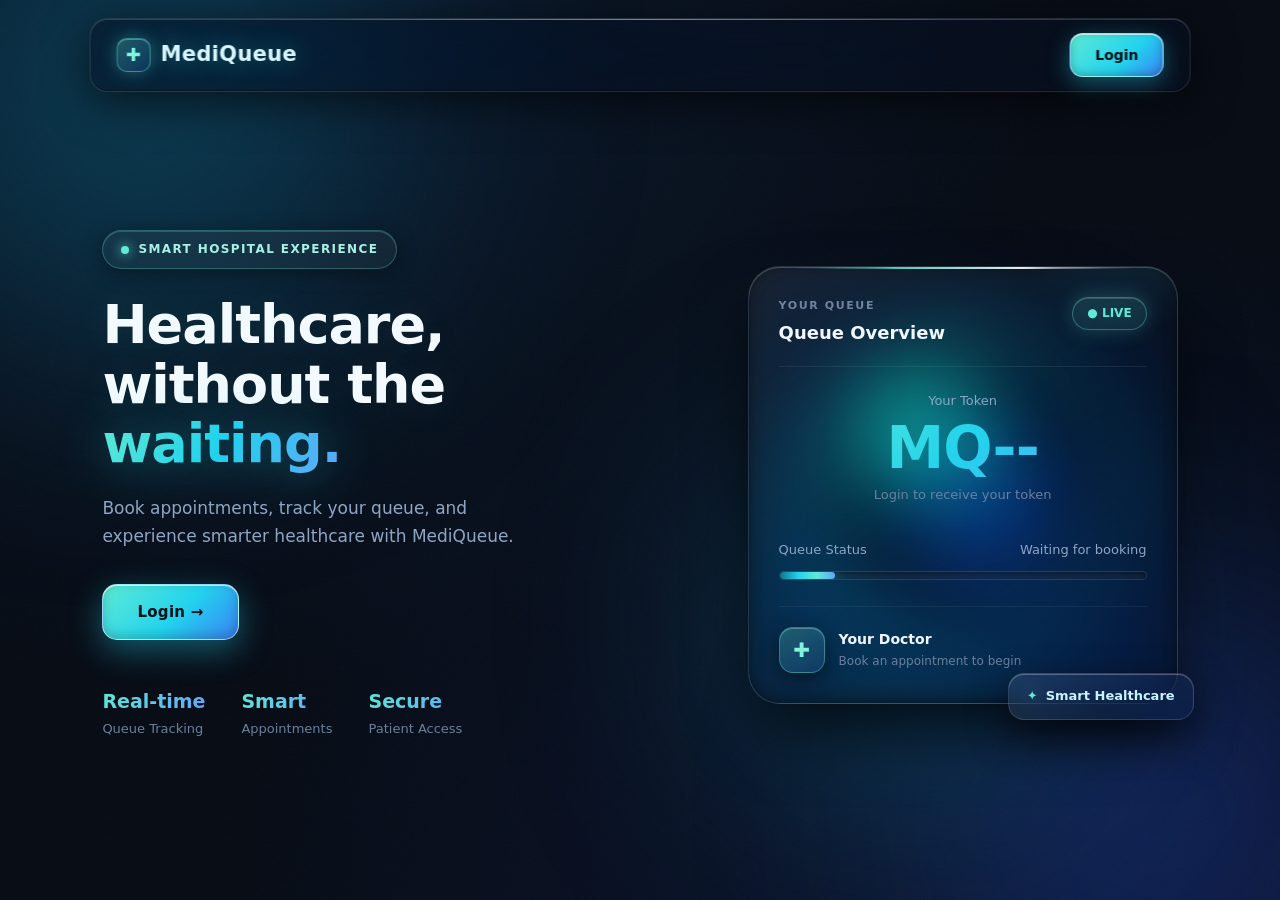
<file: index.html>
<!DOCTYPE html>
<html lang="en">
<head>
<meta charset="UTF-8">
<meta name="viewport" content="width=device-width, initial-scale=1.0">
<title>MediQueue | Smart Hospital Queue</title>

<style>
  /* ============================================================
     MIDNIGHT OCEAN + LIQUID GLASS
     - Inky navy base (#060b14)
     - Sea-glass aqua, deep cobalt, pale bioluminescent teal
     - Frosted glass panels with cool specular rims
     - Slow deep-sea blobs, cinematic calm
     ============================================================ */

  * {
    margin: 0;
    padding: 0;
    box-sizing: border-box;
  }

  :root {
    --bg: #060b14;
    --bg-2: #0a1220;
    --aqua: #5eead4;
    --sea: #22d3ee;
    --cobalt: #3b82f6;
    --deep: #1e40af;
    --ink: #e6f1ff;
    --muted: #7d92b0;
    --rim: rgba(255, 255, 255, 0.12);
  }

  body {
    font-family: 'Segoe UI', system-ui, -apple-system, sans-serif;
    background: var(--bg);
    color: var(--ink);
    line-height: 1.6;
    min-height: 100vh;
    overflow-x: hidden;
    position: relative;
  }

  /* ---- Deep ocean liquid background ---- */
  .liquid-bg {
    position: fixed;
    inset: 0;
    z-index: -2;
    overflow: hidden;
    background:
      radial-gradient(ellipse at 20% 0%, #0a1a2e 0%, transparent 55%),
      radial-gradient(ellipse at 80% 100%, #0b1530 0%, transparent 55%),
      var(--bg);
  }

  .blob {
    position: absolute;
    border-radius: 50%;
    filter: blur(110px);
    opacity: 0.5;
    will-change: transform;
  }

  .blob-1 {
    width: 560px;
    height: 560px;
    background: radial-gradient(circle, #0e7490, #082f49 70%);
    top: -180px;
    left: -140px;
    animation: drift1 26s ease-in-out infinite alternate;
  }

  .blob-2 {
    width: 480px;
    height: 480px;
    background: radial-gradient(circle, #1e40af, #0f1e4a 70%);
    bottom: -160px;
    right: -120px;
    animation: drift2 30s ease-in-out infinite alternate;
  }

  .blob-3 {
    width: 380px;
    height: 380px;
    background: radial-gradient(circle, #0891b2, #0e3a52 70%);
    top: 48%;
    left: 56%;
    animation: drift3 34s ease-in-out infinite alternate;
  }

  @keyframes drift1 {
    0%   { transform: translate(0, 0) scale(1); }
    100% { transform: translate(110px, 80px) scale(1.15); }
  }

  @keyframes drift2 {
    0%   { transform: translate(0, 0) scale(1); }
    100% { transform: translate(-100px, -90px) scale(1.2); }
  }

  @keyframes drift3 {
    0%   { transform: translate(0, 0) scale(1); }
    100% { transform: translate(-120px, 70px) scale(0.9); }
  }

  /* Grain */
  .grain {
    position: fixed;
    inset: 0;
    z-index: -1;
    pointer-events: none;
    opacity: 0.035;
    background-image: url("data:image/svg+xml,%3Csvg xmlns='http://www.w3.org/2000/svg' width='120' height='120'%3E%3Cfilter id='n'%3E%3CfeTurbulence type='fractalNoise' baseFrequency='0.9' numOctaves='3'/%3E%3C/filter%3E%3Crect width='100%25' height='100%25' filter='url(%23n)'/%3E%3C/svg%3E");
  }

  a {
    text-decoration: none;
    color: inherit;
  }

  /* ========== NAVBAR ========== */
  .navbar {
    position: fixed;
    top: 18px;
    left: 50%;
    transform: translateX(-50%);
    width: 86%;
    max-width: 1200px;
    z-index: 100;
    display: flex;
    justify-content: space-between;
    align-items: center;
    padding: 14px 26px;
    border-radius: 18px;
    background: rgba(10, 18, 32, 0.55);
    backdrop-filter: blur(28px) saturate(170%);
    -webkit-backdrop-filter: blur(28px) saturate(170%);
    border: 1px solid var(--rim);
    box-shadow:
      0 10px 44px rgba(0, 0, 0, 0.6),
      inset 0 1px 0 rgba(255, 255, 255, 0.16),
      inset 0 -1px 0 rgba(0, 0, 0, 0.4);
  }

  .navbar::before {
    content: "";
    position: absolute;
    top: 0;
    left: 10%;
    right: 10%;
    height: 1px;
    background: linear-gradient(
      90deg,
      transparent,
      rgba(94, 234, 212, 0.55),
      transparent
    );
    border-radius: 50%;
  }

  .logo {
    display: flex;
    align-items: center;
    gap: 10px;
    font-size: 21px;
    font-weight: 800;
    letter-spacing: 0.3px;
    color: #d6f5ff;
    text-shadow: 0 0 26px rgba(94, 234, 212, 0.45);
  }

  .logo-icon {
    display: grid;
    place-items: center;
    width: 34px;
    height: 34px;
    border-radius: 10px;
    font-size: 18px;
    background: linear-gradient(
      135deg,
      rgba(94, 234, 212, 0.28),
      rgba(59, 130, 246, 0.16)
    );
    border: 1px solid rgba(94, 234, 212, 0.42);
    color: #7ff5e0;
    box-shadow:
      0 0 18px rgba(94, 234, 212, 0.32),
      inset 0 1px 0 rgba(255, 255, 255, 0.3);
  }

  .nav-button {
    position: relative;
    padding: 10px 24px;
    border-radius: 13px;
    font-weight: 700;
    font-size: 14px;
    color: #031118;
    background: linear-gradient(135deg, #5eead4, #22d3ee 60%, #3b82f6);
    border: 1px solid rgba(255, 255, 255, 0.45);
    box-shadow:
      0 6px 22px rgba(34, 211, 238, 0.38),
      inset 0 1px 0 rgba(255, 255, 255, 0.65),
      inset 0 -2px 8px rgba(0, 0, 0, 0.25);
    transition: transform 0.25s, box-shadow 0.25s;
    overflow: hidden;
  }

  .nav-button::after {
    content: "";
    position: absolute;
    inset: 0;
    background: linear-gradient(
      120deg,
      transparent 30%,
      rgba(255, 255, 255, 0.6) 50%,
      transparent 70%
    );
    transform: translateX(-130%);
    transition: transform 0.65s;
  }

  .nav-button:hover::after {
    transform: translateX(130%);
  }

  .nav-button:hover {
    transform: translateY(-2px);
    box-shadow:
      0 10px 30px rgba(34, 211, 238, 0.55),
      inset 0 1px 0 rgba(255, 255, 255, 0.75),
      inset 0 -2px 8px rgba(0, 0, 0, 0.25);
  }

  /* ========== HERO ========== */
  .hero {
    position: relative;
    z-index: 1;
    min-height: 100vh;
    display: flex;
    align-items: center;
    justify-content: space-between;
    padding: 140px 8% 70px;
    gap: 60px;
  }

  .hero-content {
    flex: 1;
    max-width: 540px;
  }

  .badge {
    display: inline-flex;
    align-items: center;
    gap: 9px;
    background: rgba(255, 255, 255, 0.045);
    border: 1px solid rgba(94, 234, 212, 0.28);
    color: #a8f0e4;
    font-size: 12px;
    font-weight: 700;
    letter-spacing: 1.4px;
    padding: 9px 18px;
    border-radius: 50px;
    margin-bottom: 26px;
    backdrop-filter: blur(18px);
    -webkit-backdrop-filter: blur(18px);
    box-shadow:
      0 4px 20px rgba(0, 0, 0, 0.4),
      inset 0 1px 0 rgba(255, 255, 255, 0.16);
  }

  .status-dot {
    width: 8px;
    height: 8px;
    background: var(--aqua);
    border-radius: 50%;
    box-shadow: 0 0 12px var(--aqua);
    animation: pulse 2s infinite;
  }

  @keyframes pulse {
    0%, 100% { opacity: 1; box-shadow: 0 0 12px var(--aqua); }
    50%      { opacity: 0.4; box-shadow: 0 0 3px var(--aqua); }
  }

  .hero h1 {
    font-size: 54px;
    font-weight: 800;
    line-height: 1.1;
    letter-spacing: -1px;
    margin-bottom: 22px;
    color: #f2faff;
    text-shadow: 0 2px 40px rgba(94, 234, 212, 0.1);
  }

  .hero h1 span {
    background: linear-gradient(120deg, #5eead4, #22d3ee 50%, #60a5fa);
    -webkit-background-clip: text;
    background-clip: text;
    -webkit-text-fill-color: transparent;
    color: transparent;
    filter: drop-shadow(0 0 26px rgba(34, 211, 238, 0.4));
  }

  .hero p {
    font-size: 17px;
    color: #8fa5c4;
    margin-bottom: 34px;
    max-width: 440px;
  }

  .hero-buttons {
    display: flex;
    gap: 14px;
    flex-wrap: wrap;
  }

  .primary-button {
    position: relative;
    display: inline-block;
    padding: 15px 34px;
    border-radius: 15px;
    font-weight: 700;
    font-size: 15px;
    letter-spacing: 0.3px;
    color: #031118;
    background: linear-gradient(135deg, #5eead4, #22d3ee 55%, #3b82f6);
    border: 1px solid rgba(255, 255, 255, 0.5);
    box-shadow:
      0 10px 32px rgba(34, 211, 238, 0.4),
      inset 0 1px 0 rgba(255, 255, 255, 0.7),
      inset 0 -3px 12px rgba(0, 0, 0, 0.22);
    transition: transform 0.28s, box-shadow 0.28s;
    overflow: hidden;
  }

  .primary-button::after {
    content: "";
    position: absolute;
    inset: 0;
    background: linear-gradient(
      120deg,
      transparent 30%,
      rgba(255, 255, 255, 0.65) 50%,
      transparent 70%
    );
    transform: translateX(-130%);
    transition: transform 0.7s;
  }

  .primary-button:hover::after {
    transform: translateX(130%);
  }

  .primary-button:hover {
    transform: translateY(-3px);
    box-shadow:
      0 16px 44px rgba(34, 211, 238, 0.55),
      inset 0 1px 0 rgba(255, 255, 255, 0.85),
      inset 0 -3px 12px rgba(0, 0, 0, 0.22);
  }

  .hero-stats {
    display: flex;
    gap: 36px;
    margin-top: 46px;
    flex-wrap: wrap;
  }

  .hero-stats h3 {
    font-size: 19px;
    background: linear-gradient(120deg, #5eead4, #60a5fa);
    -webkit-background-clip: text;
    background-clip: text;
    -webkit-text-fill-color: transparent;
    color: transparent;
    margin-bottom: 3px;
    font-weight: 800;
  }

  .hero-stats p {
    font-size: 13px;
    color: #6b7f9c;
    margin: 0;
  }

  /* ========== HERO VISUAL ========== */
  .hero-visual {
    flex: 1;
    max-width: 430px;
    position: relative;
  }

  /* ---- 3D liquid orb behind card ---- */
  .orb {
    position: absolute;
    width: 280px;
    height: 280px;
    top: 50%;
    left: 50%;
    transform: translate(-50%, -50%);
    border-radius: 50%;
    background:
      radial-gradient(circle at 32% 28%, rgba(94, 234, 212, 0.55), transparent 40%),
      radial-gradient(circle at 70% 75%, rgba(59, 130, 246, 0.4), transparent 50%),
      radial-gradient(circle at 50% 50%, #0a2540, #030812 80%);
    box-shadow:
      0 0 80px rgba(34, 211, 238, 0.35),
      inset -20px -30px 60px rgba(0, 0, 0, 0.6),
      inset 20px 20px 50px rgba(94, 234, 212, 0.15);
    filter: blur(2px);
    z-index: -1;
    animation: orbFloat 8s ease-in-out infinite alternate;
  }

  @keyframes orbFloat {
    0%   { transform: translate(-50%, -50%) scale(1); }
    100% { transform: translate(-50%, -54%) scale(1.05); }
  }

  /* Main liquid glass card */
  .glass-card {
    position: relative;
    padding: 30px;
    border-radius: 32px;
    background: linear-gradient(
      145deg,
      rgba(255, 255, 255, 0.08),
      rgba(255, 255, 255, 0.02) 45%,
      rgba(8, 16, 30, 0.6)
    );
    border: 1px solid var(--rim);
    backdrop-filter: blur(34px) saturate(180%);
    -webkit-backdrop-filter: blur(34px) saturate(180%);
    box-shadow:
      0 34px 70px -14px rgba(0, 0, 0, 0.8),
      inset 0 1px 0 rgba(255, 255, 255, 0.22),
      inset 0 -2px 14px rgba(0, 0, 0, 0.45);
    overflow: hidden;
  }

  /* Specular top sheen */
  .glass-card::before {
    content: "";
    position: absolute;
    top: 0;
    left: 9%;
    right: 9%;
    height: 2px;
    background: linear-gradient(
      90deg,
      transparent,
      rgba(94, 234, 212, 0.85),
      rgba(255, 255, 255, 0.9),
      transparent
    );
    border-radius: 50%;
    filter: blur(0.5px);
  }

  /* Inner aqua glow */
  .glass-card::after {
    content: "";
    position: absolute;
    top: -45%;
    right: -20%;
    width: 260px;
    height: 260px;
    background: radial-gradient(
      circle,
      rgba(34, 211, 238, 0.16),
      transparent 70%
    );
    pointer-events: none;
  }

  .card-header {
    display: flex;
    justify-content: space-between;
    align-items: flex-start;
    margin-bottom: 24px;
    position: relative;
    z-index: 1;
    padding-bottom: 18px;
    border-bottom: 1px solid rgba(255, 255, 255, 0.07);
  }

  .small-label {
    font-size: 11px;
    color: #6f84a3;
    letter-spacing: 1.6px;
    display: block;
    margin-bottom: 4px;
    font-weight: 600;
  }

  .card-header h2 {
    font-size: 18px;
    color: #f0f8ff;
    font-weight: 700;
  }

  .live-badge {
    background: rgba(94, 234, 212, 0.1);
    color: #5eead4;
    font-size: 12px;
    font-weight: 700;
    padding: 6px 14px;
    border-radius: 20px;
    border: 1px solid rgba(94, 234, 212, 0.35);
    backdrop-filter: blur(10px);
    -webkit-backdrop-filter: blur(10px);
    box-shadow:
      0 0 20px rgba(94, 234, 212, 0.25),
      inset 0 1px 0 rgba(255, 255, 255, 0.16);
  }

  .queue-number {
    text-align: center;
    margin-bottom: 26px;
    position: relative;
    z-index: 1;
  }

  .queue-number span {
    font-size: 13px;
    color: #8fa5c4;
    display: block;
    margin-bottom: 8px;
  }

  .queue-number h1 {
    font-size: 58px;
    font-weight: 800;
    line-height: 1;
    margin-bottom: 8px;
    background: linear-gradient(135deg, #5eead4, #22d3ee, #60a5fa);
    -webkit-background-clip: text;
    background-clip: text;
    -webkit-text-fill-color: transparent;
    color: transparent;
    filter: drop-shadow(0 0 36px rgba(34, 211, 238, 0.45));
    letter-spacing: -1px;
  }

  .queue-number p {
    font-size: 13px;
    color: #6b7f9c;
  }

  .queue-progress {
    margin-bottom: 26px;
    position: relative;
    z-index: 1;
  }

  .progress-info {
    display: flex;
    justify-content: space-between;
    font-size: 13px;
    color: #8fa5c4;
    margin-bottom: 10px;
  }

  .progress-track {
    height: 9px;
    background: rgba(255, 255, 255, 0.05);
    border-radius: 10px;
    overflow: hidden;
    border: 1px solid rgba(255, 255, 255, 0.07);
    box-shadow: inset 0 2px 6px rgba(0, 0, 0, 0.55);
  }

  .progress-fill {
    height: 100%;
    width: 15%;
    border-radius: 10px;
    background: linear-gradient(90deg, #0e7490, #22d3ee, #5eead4, #60a5fa);
    box-shadow: 0 0 16px rgba(34, 211, 238, 0.65);
    position: relative;
  }

  .progress-fill::after {
    content: "";
    position: absolute;
    inset: 0;
    border-radius: 10px;
    background: linear-gradient(
      90deg,
      transparent,
      rgba(255, 255, 255, 0.7),
      transparent
    );
    transform: translateX(-100%);
    animation: shimmer 2.8s infinite;
  }

  @keyframes shimmer {
    100% { transform: translateX(100%); }
  }

  .queue-footer {
    display: flex;
    align-items: center;
    gap: 14px;
    position: relative;
    z-index: 1;
    padding-top: 20px;
    border-top: 1px solid rgba(255, 255, 255, 0.06);
  }

  .doctor-avatar {
    width: 46px;
    height: 46px;
    border-radius: 14px;
    display: grid;
    place-items: center;
    font-size: 20px;
    flex-shrink: 0;
    background: linear-gradient(
      145deg,
      rgba(94, 234, 212, 0.26),
      rgba(59, 130, 246, 0.16)
    );
    border: 1px solid rgba(94, 234, 212, 0.35);
    color: #7ff5e0;
    backdrop-filter: blur(12px);
    -webkit-backdrop-filter: blur(12px);
    box-shadow:
      0 6px 20px rgba(0, 0, 0, 0.45),
      inset 0 1px 0 rgba(255, 255, 255, 0.26);
  }

  .queue-footer h4 {
    font-size: 14px;
    color: #f0f8ff;
    margin-bottom: 2px;
  }

  .queue-footer p {
    font-size: 12px;
    color: #6b7f9c;
    margin: 0;
  }

  .floating-card {
    position: absolute;
    bottom: -16px;
    right: -16px;
    display: flex;
    align-items: center;
    gap: 8px;
    padding: 12px 18px;
    border-radius: 16px;
    font-size: 13px;
    font-weight: 700;
    color: #c6f4ff;
    background: linear-gradient(
      145deg,
      rgba(255, 255, 255, 0.1),
      rgba(255, 255, 255, 0.02)
    );
    border: 1px solid var(--rim);
    backdrop-filter: blur(24px) saturate(170%);
    -webkit-backdrop-filter: blur(24px) saturate(170%);
    box-shadow:
      0 16px 38px rgba(0, 0, 0, 0.6),
      inset 0 1px 0 rgba(255, 255, 255, 0.28);
  }

  .floating-card span {
    color: #5eead4;
    filter: drop-shadow(0 0 10px rgba(94, 234, 212, 0.85));
  }

  /* ========== RESPONSIVE ========== */
  @media (max-width: 900px) {
    .hero {
      flex-direction: column;
      text-align: center;
      padding-top: 150px;
      gap: 48px;
    }

    .hero-content {
      max-width: 100%;
    }

    .hero h1 {
      font-size: 40px;
    }

    .hero p {
      margin-left: auto;
      margin-right: auto;
    }

    .hero-buttons {
      justify-content: center;
    }

    .hero-stats {
      justify-content: center;
    }

    .hero-visual {
      max-width: 100%;
      width: 100%;
    }

    .navbar {
      width: 92%;
    }

    .orb {
      width: 240px;
      height: 240px;
    }
  }

  @media (max-width: 500px) {
    .hero h1 {
      font-size: 32px;
      letter-spacing: -0.5px;
    }

    .navbar {
      top: 12px;
      width: 94%;
      padding: 12px 18px;
    }

    .logo {
      font-size: 17px;
      gap: 8px;
    }

    .logo-icon {
      width: 30px;
      height: 30px;
      font-size: 16px;
    }

    .nav-button {
      padding: 9px 16px;
      font-size: 12px;
    }

    .glass-card {
      padding: 22px;
      border-radius: 26px;
    }

    .queue-number h1 {
      font-size: 48px;
    }

    .hero-stats {
      gap: 22px;
    }

    .floating-card {
      right: -6px;
      bottom: -16px;
      font-size: 11px;
      padding: 10px 14px;
    }
  }
</style>
</head>

<body>

  <!-- Deep ocean liquid background -->
  <div class="liquid-bg" aria-hidden="true">
    <div class="blob blob-1"></div>
    <div class="blob blob-2"></div>
    <div class="blob blob-3"></div>
  </div>
  <div class="grain" aria-hidden="true"></div>

  <nav class="navbar">
    <a href="#" class="logo">
      <span class="logo-icon">✚</span>
      MediQueue
    </a>
    <a href="login.html" class="nav-button">Login</a>
  </nav>

  <main class="hero">
    <div class="hero-content">
      <div class="badge">
        <span class="status-dot"></span>
        SMART HOSPITAL EXPERIENCE
      </div>

      <h1>
        Healthcare,<br>
        without the <span>waiting.</span>
      </h1>

      <p>
        Book appointments, track your queue,
        and experience smarter healthcare
        with MediQueue.
      </p>

      <div class="hero-buttons">
        <a href="login.html" class="primary-button">Login →</a>
      </div>

      <div class="hero-stats">
        <div>
          <h3>Real-time</h3>
          <p>Queue Tracking</p>
        </div>
        <div>
          <h3>Smart</h3>
          <p>Appointments</p>
        </div>
        <div>
          <h3>Secure</h3>
          <p>Patient Access</p>
        </div>
      </div>
    </div>

    <div class="hero-visual">
      <!-- 3D liquid orb behind the card -->
      <div class="orb" aria-hidden="true"></div>

      <div class="glass-card">
        <div class="card-header">
          <div>
            <span class="small-label">YOUR QUEUE</span>
            <h2>Queue Overview</h2>
          </div>
          <span class="live-badge">● LIVE</span>
        </div>

        <div class="queue-number">
          <span>Your Token</span>
          <h1>MQ--</h1>
          <p>Login to receive your token</p>
        </div>

        <div class="queue-progress">
          <div class="progress-info">
            <span>Queue Status</span>
            <span>Waiting for booking</span>
          </div>
          <div class="progress-track">
            <div class="progress-fill"></div>
          </div>
        </div>

        <div class="queue-footer">
          <div class="doctor-avatar">✚</div>
          <div>
            <h4>Your Doctor</h4>
            <p>Book an appointment to begin</p>
          </div>
        </div>
      </div>

      <div class="floating-card">
        <span>✦</span>
        Smart Healthcare
      </div>
    </div>
  </main>

</body>
</html>
</file>
